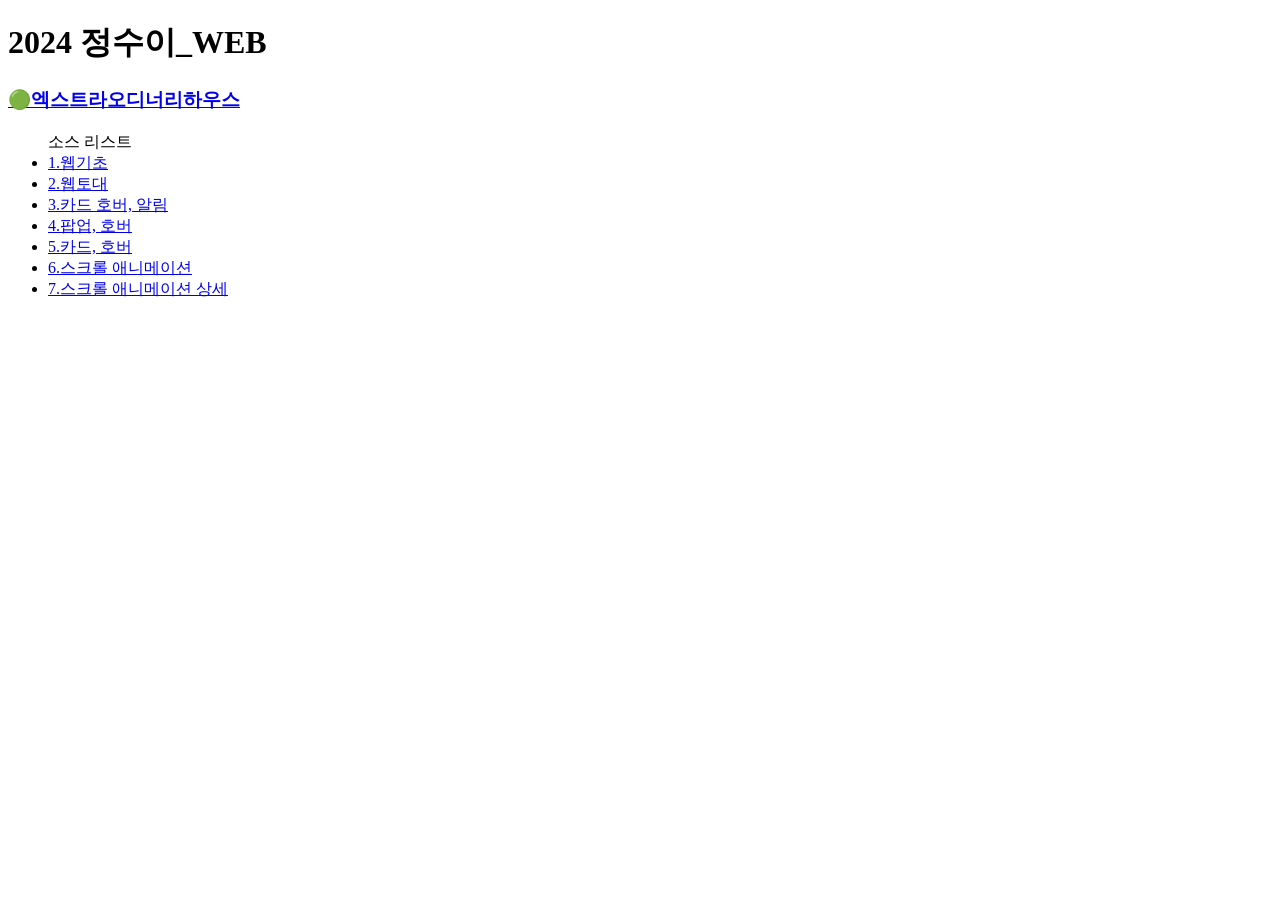
<file: index.html>
<!DOCTYPE html>
<html lang="ko">
  <head>
    <meta charset="UTF-8" />
    <meta http-equiv="X-UA-Compatible" content="IE=edge" />
    <meta name="viewport" content="width=device-width, initial-scale=1.0" />
    <title>Document</title>
  </head>
  <body>
    <h1>2024 정수이_WEB</h1>
    <h3>
      <a href="s1/index.html">🟢엑스트라오디너리하우스</a>
    </h3>
    <ul>
      <a>소스 리스트</a>
      <li><a href="w1/index.html">1.웹기초</a></li>
      <li><a href="w3/index.html">2.웹토대</a></li>
      <li><a href="w3/index.html">3.카드 호버, 알림</a></li>
      <li><a href="w4/index.html">4.팝업, 호버</a></li>
      <li><a href="w5/index.html">5.카드, 호버</a></li>
      <li><a href="w6/index.html">6.스크롤 애니메이션</a></li>
      <li><a href="w7/index.html">7.스크롤 애니메이션 상세</a></li>
      <!-- (li>a[href="w$/index.html"]>{$$주차강의자료})*10 -->
    </ul>
  </body>
</html>
</file>
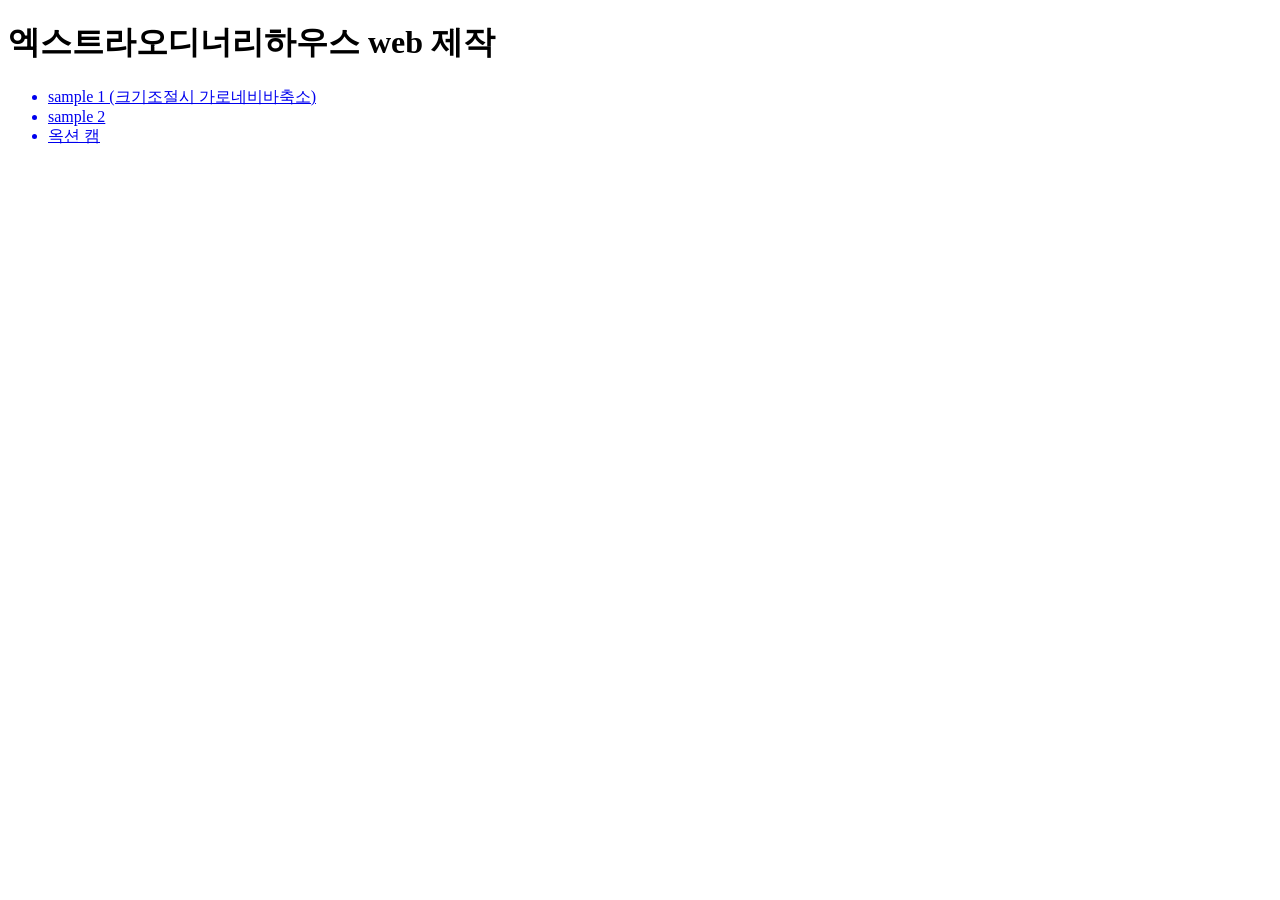
<file: s1/index.html>
<!DOCTYPE html>
<html lang="ko">
  <head>
    <meta charset="UTF-8" />
    <meta http-equiv="X-UA-Compatible" content="IE=edge" />
    <meta name="viewport" content="width=device-width, initial-scale=1.0" />
    <title>EO</title>
  </head>
  <body>
    <h1>엑스트라오디너리하우스 web 제작</h1>
    <ul>
      <a href="wrapUp/stp1/stp1.html">
        <li>sample 1 (크기조절시 가로네비바축소)</li>
      </a>
      <a href="wrapUp/stp2/stp2.html"><li>sample 2</li></a>
      <a href="wrapUp/stp3/stp3.html"><li>옥션 캠</li></a>
    </ul>
    <!-- <a href="../index.html">돌아가기</a> -->
  </body>
</html>
</file>
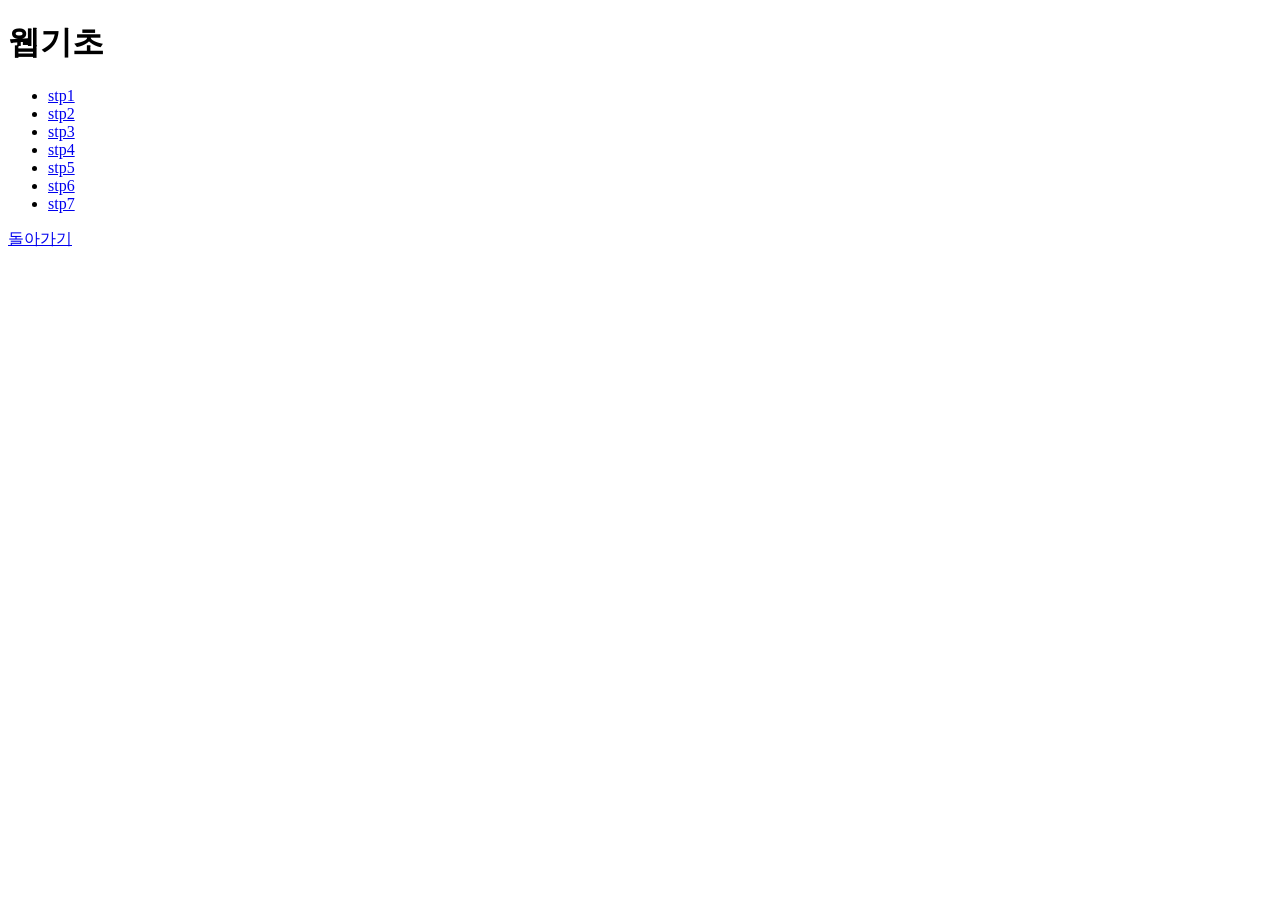
<file: w1/index.html>
<!DOCTYPE html>
<html lang="ko">
  <head>
    <meta charset="UTF-8" />
    <meta http-equiv="X-UA-Compatible" content="IE=edge" />
    <meta name="viewport" content="width=device-width, initial-scale=1.0" />
    <title>1</title>
  </head>
  <body>
    <h1>웹기초</h1>

    <ul>
      <li>
        <a href="wrapUp/stp1/stp1.html">stp1</a>
      </li>
      <li>
        <a href="wrapUp/stp2/stp2.html">stp2</a>
      </li>
      <li>
        <a href="wrapUp/stp3/stp3.html">stp3</a>
      </li>
      <li>
        <a href="wrapUp/stp4/stp4.html">stp4</a>
      </li>
      <li>
        <a href="wrapUp/stp5/stp5.html">stp5</a>
      </li>
      <li>
        <a href="wrapUp/stp6/stp6.html">stp6</a>
      </li>
      <li>
        <a href="wrapUp/stp7/stp7.html">stp7</a>
      </li>
    </ul>
    <a href="../index.html">돌아가기</a>
  </body>
</html>
</file>
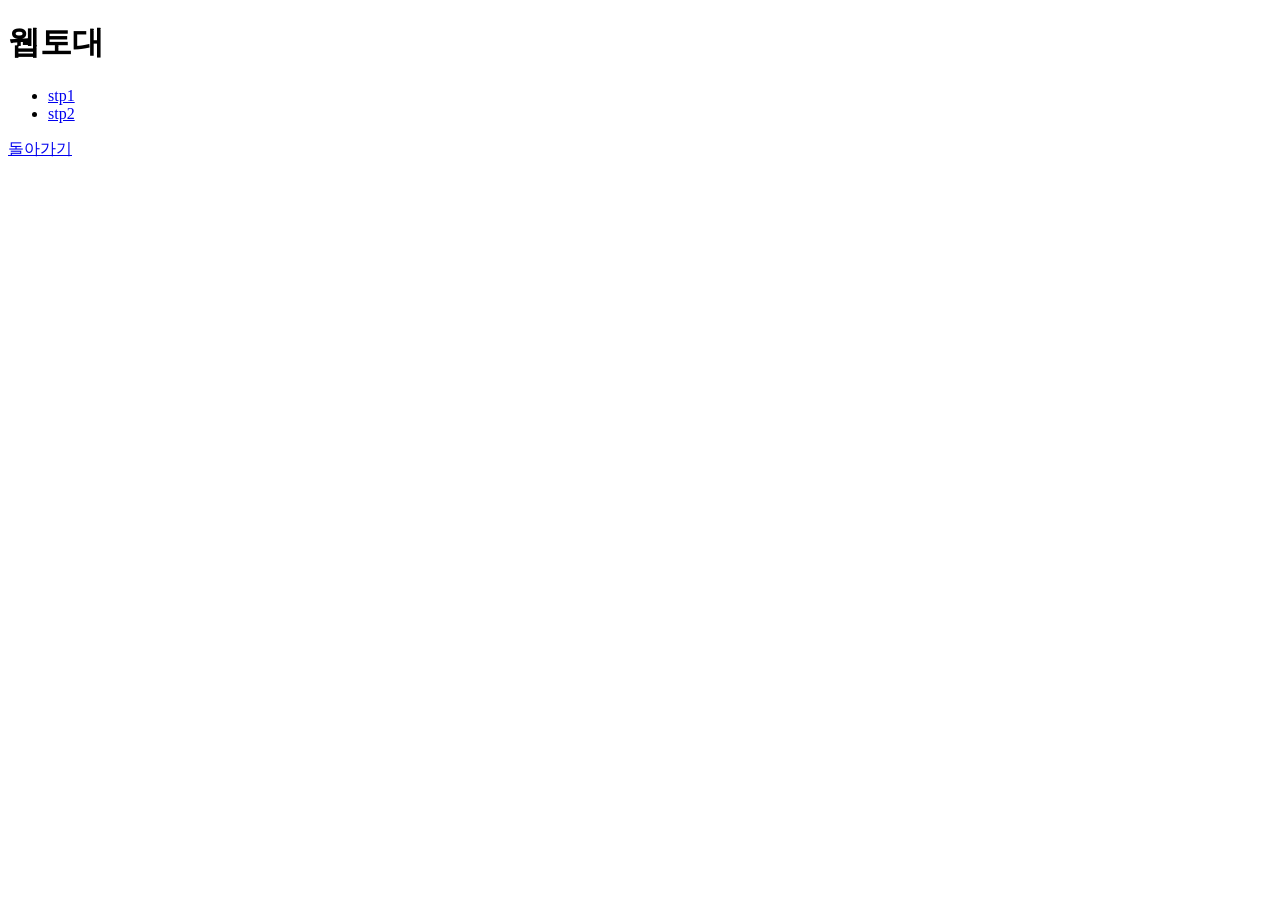
<file: w2/index.html>
<!DOCTYPE html>
<html lang="ko">
  <head>
    <meta charset="UTF-8" />
    <meta http-equiv="X-UA-Compatible" content="IE=edge" />
    <meta name="viewport" content="width=device-width, initial-scale=1.0" />
    <title>2</title>
  </head>
  <body>
    <h1>웹토대</h1>

    <ul>
      <li>
        <a href="wrapUp/stp1/stp1.html">stp1</a>
      </li>
      <li>
        <a href="wrapUp/stp2/stp2.html">stp2</a>
      </li>
    </ul>

    <a href="../index.html">돌아가기</a>
  </body>
</html>
</file>
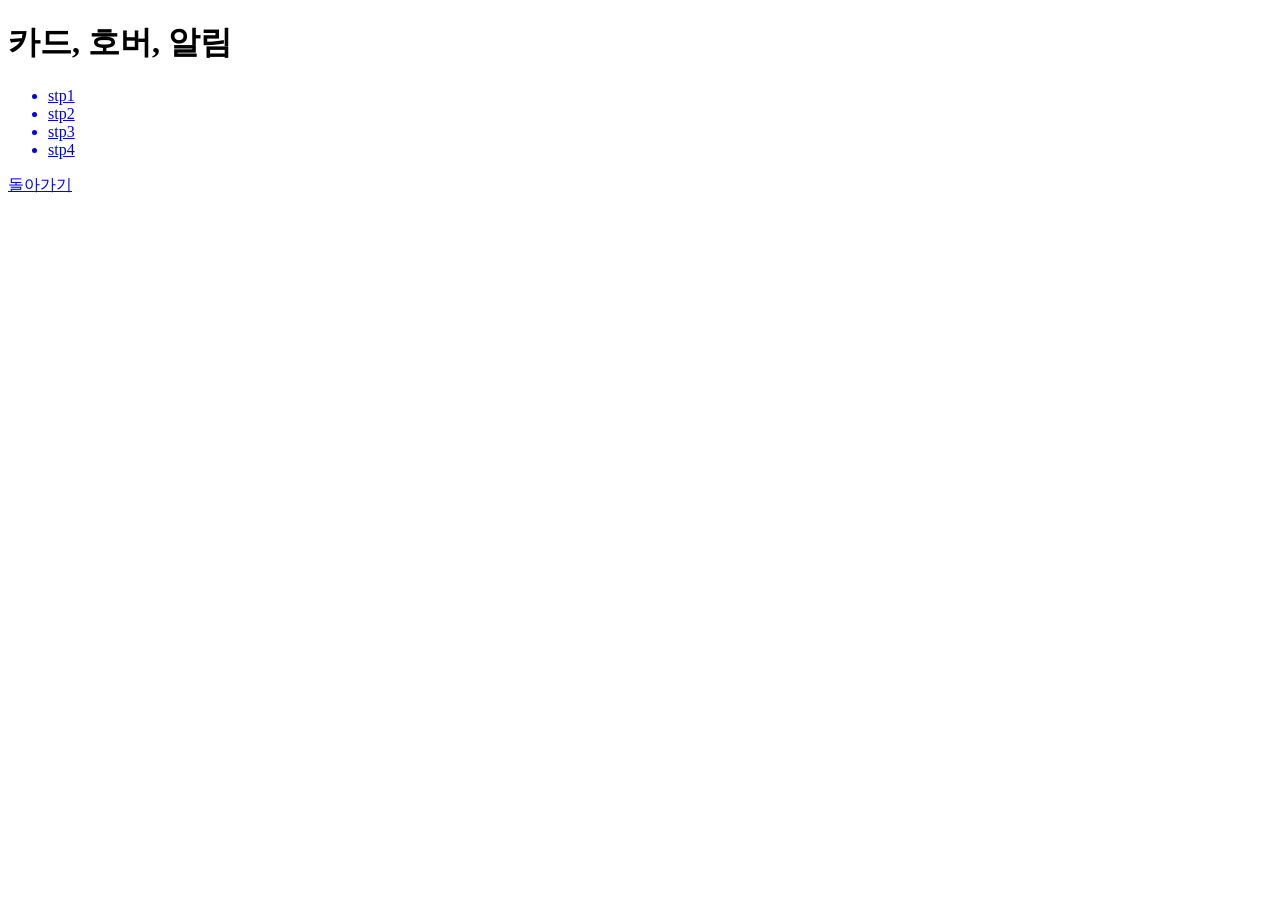
<file: w3/index.html>
<!DOCTYPE html>
<html lang="ko">
  <head>
    <meta charset="UTF-8" />
    <meta http-equiv="X-UA-Compatible" content="IE=edge" />
    <meta name="viewport" content="width=device-width, initial-scale=1.0" />
    <title>3</title>
  </head>
  <body>
    <h1>카드, 호버, 알림</h1>
    <ul>
      <a href="tue/stp1/index.html">
        <li>stp1</li>
      </a>
      <a href="tue/stp2/index.html">
        <li>stp2</li>
      </a>
      <a href="tue/stp3/index.html">
        <li>stp3</li>
      </a>
      <a href="tue/stp4/index.html">
        <li>stp4</li>
      </a>
    </ul>
    <a href="../index.html">돌아가기</a>
  </body>
</html>
</file>
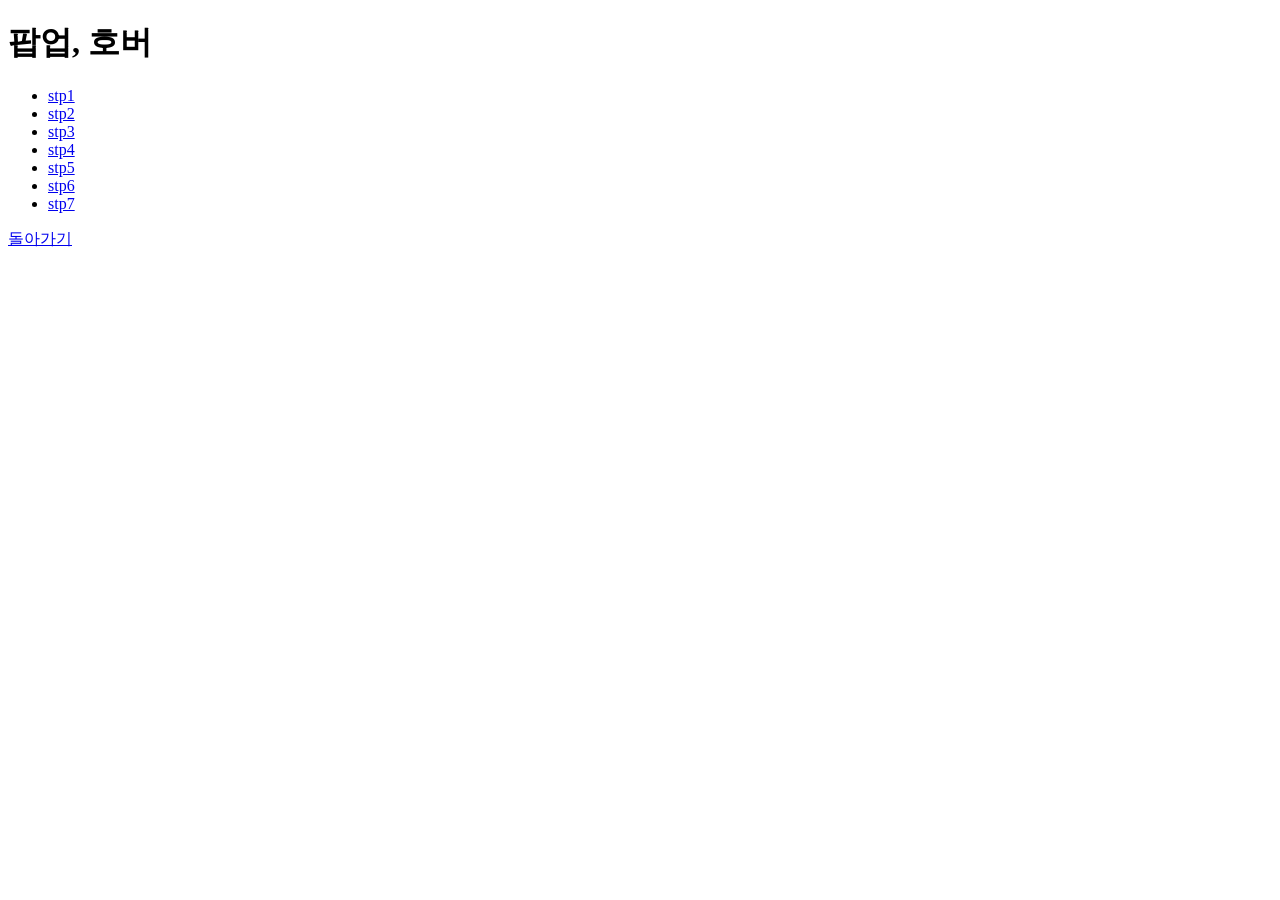
<file: w4/index.html>
<!DOCTYPE html>
<html lang="ko">
  <head>
    <meta charset="UTF-8" />
    <meta http-equiv="X-UA-Compatible" content="IE=edge" />
    <meta name="viewport" content="width=device-width, initial-scale=1.0" />
    <title>4</title>
  </head>
  <body>
    <h1>팝업, 호버</h1>
    <ul>
      <li>
        <a href="wrapUp/stp1/index.html">stp1</a>
      </li>
      <li>
        <a href="wrapUp/stp2/index.html">stp2</a>
      </li>
      <li>
        <a href="wrapUp/stp3/index.html">stp3</a>
      </li>
      <li>
        <a href="wrapUp/stp4/index.html">stp4</a>
      </li>
      <li>
        <a href="wrapUp/stp5/index.html">stp5</a>
      </li>
      <li>
        <a href="wrapUp/stp6/index.html">stp6</a>
      </li>
      <li>
        <a href="wrapUp/stp7/index.html">stp7</a>
      </li>
    </ul>

    <a href="../index.html">돌아가기</a>
  </body>
</html>
</file>
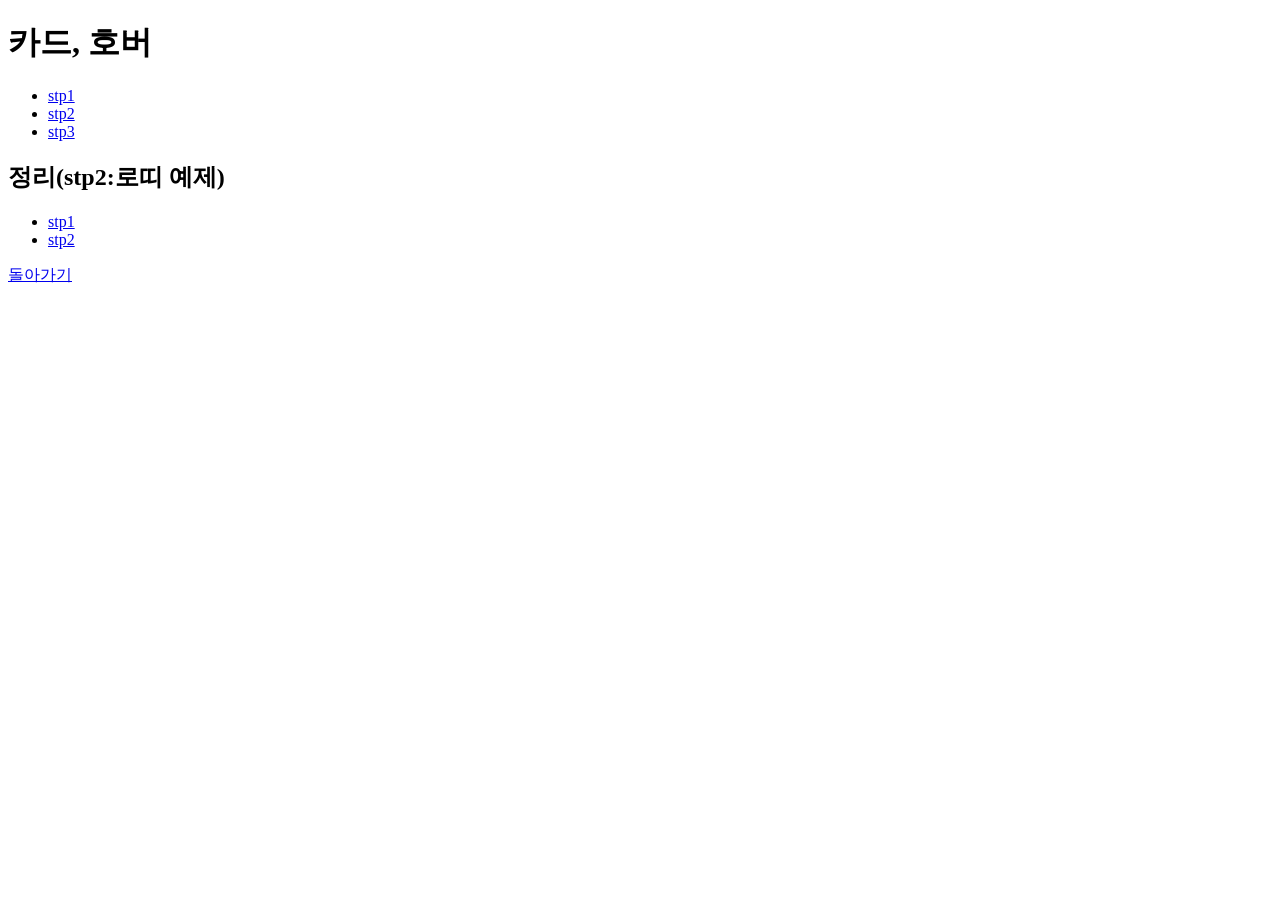
<file: w5/index.html>
<!DOCTYPE html>
<html lang="ko">
  <head>
    <meta charset="UTF-8" />
    <meta http-equiv="X-UA-Compatible" content="IE=edge" />
    <meta name="viewport" content="width=device-width, initial-scale=1.0" />
    <title>5</title>
  </head>
  <body>
    <h1>카드, 호버</h1>
    <ul>
      <li>
        <a href="tuesday/stp1/stp1.html">stp1</a>
      </li>
      <li>
        <a href="tuesday/stp2/stp2.html">stp2</a>
      </li>
      <li>
        <a href="tuesday/stp3/stp3.html">stp3</a>
      </li>
    </ul>
    <h2>정리(stp2:로띠 예제)</h2>
    <ul>
      <li>
        <a href="wrapUp/stp1/index.html">stp1</a>
      </li>
      <li>
        <a href="wrapUp/stp2/index.html">stp2</a>
      </li>
    </ul>
    <a href="../index.html">돌아가기</a>
  </body>
</html>
</file>
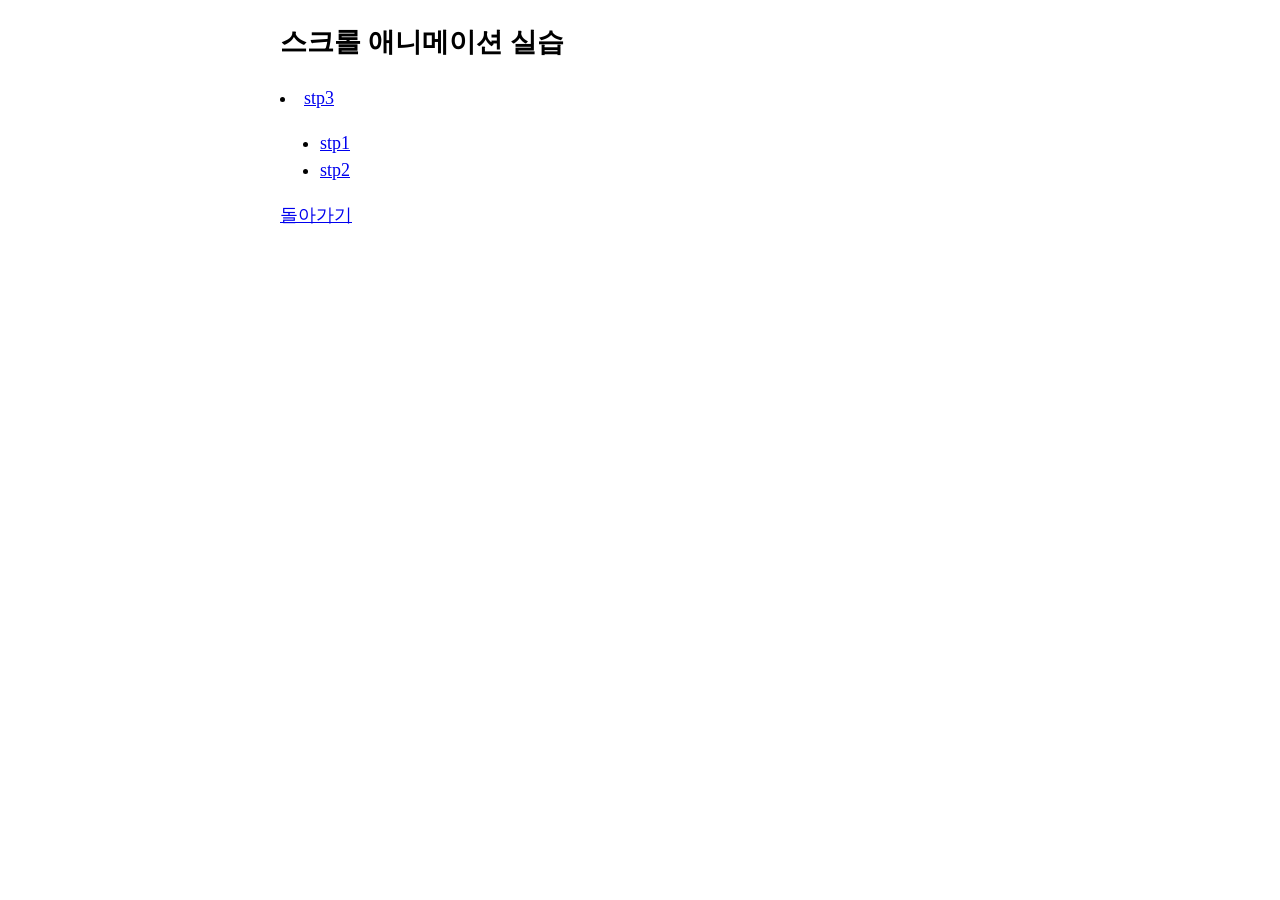
<file: w6/index.html>
<!DOCTYPE html>
<html lang="ko">
  <head>
    <meta charset="UTF-8" />
    <meta http-equiv="X-UA-Compatible" content="IE=edge" />
    <meta name="viewport" content="width=device-width, initial-scale=1.0" />
    <link
      href="//spoqa.github.io/spoqa-han-sans/css/SpoqaHanSansNeo.css"
      rel="stylesheet"
      type="text/css" />
    <link rel="stylesheet" href="style/index.css" />
    <title>6</title>
  </head>
  <body>
    <main>
      <h2>스크롤 애니메이션 실습</h2>
      <li>
        <a href="wrapUp/stp3/index.html">stp3</a>
      </li>

      <ul>
        <li>
          <a href="tue/stp1/stp1.html">stp1</a>
        </li>
        <li>
          <a href="tue/stp2/stp2.html">stp2</a>
        </li>
      </ul>

      <a href="../index.html">돌아가기</a>
    </main>
  </body>
</html>
</file>
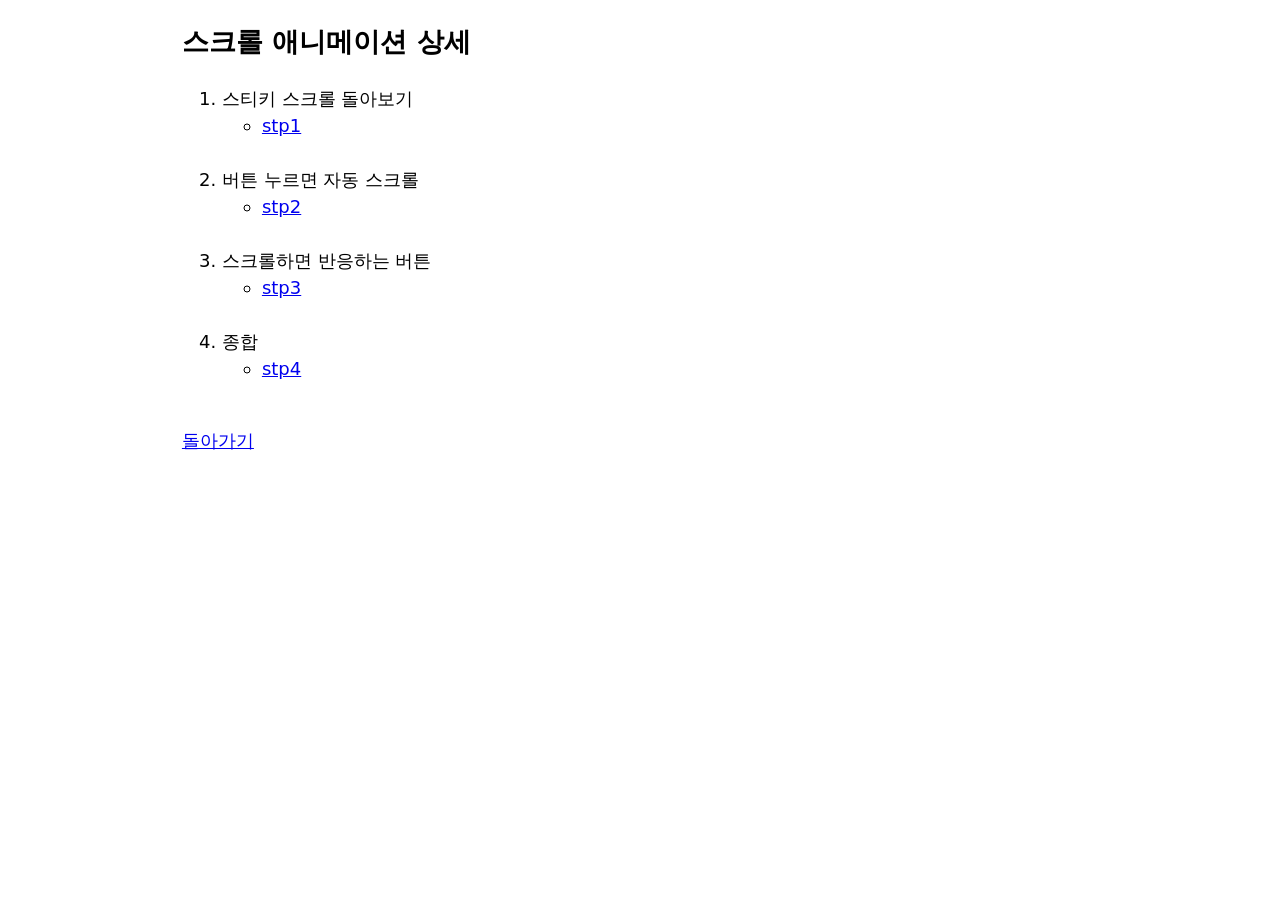
<file: w7/index.html>
<!DOCTYPE html>
<html lang="ko">
  <head>
    <meta charset="UTF-8" />
    <meta http-equiv="X-UA-Compatible" content="IE=edge" />
    <meta name="viewport" content="width=device-width, initial-scale=1.0" />
    <link
      href="//spoqa.github.io/spoqa-han-sans/css/SpoqaHanSansNeo.css"
      rel="stylesheet"
      type="text/css" />
    <link rel="stylesheet" href="style/index.css" />
    <title>7</title>
  </head>
  <body>
    <main>
      <h2>스크롤 애니메이션 상세</h2>
      <ol>
        <li>
          스티키 스크롤 돌아보기
          <ul>
            <li>
              <a href="wrapUp/stp1/index.html">stp1</a>
            </li>
          </ul>
        </li>
        <br />
        <li>
          버튼 누르면 자동 스크롤
          <ul>
            <li>
              <a href="wrapUp/stp2/index.html">stp2</a>
            </li>
          </ul>
        </li>
        <br />
        <li>
          스크롤하면 반응하는 버튼
          <ul>
            <li>
              <a href="wrapUp/stp3/index.html">stp3</a>
            </li>
          </ul>
        </li>
        <br />
        <li>
          종합
          <ul>
            <li>
              <a href="wrapUp/stp4/index.html">stp4</a>
            </li>
          </ul>
        </li>
        <br />
      </ol>
      <a href="../index.html">돌아가기</a>
    </main>
  </body>
</html>
</file>
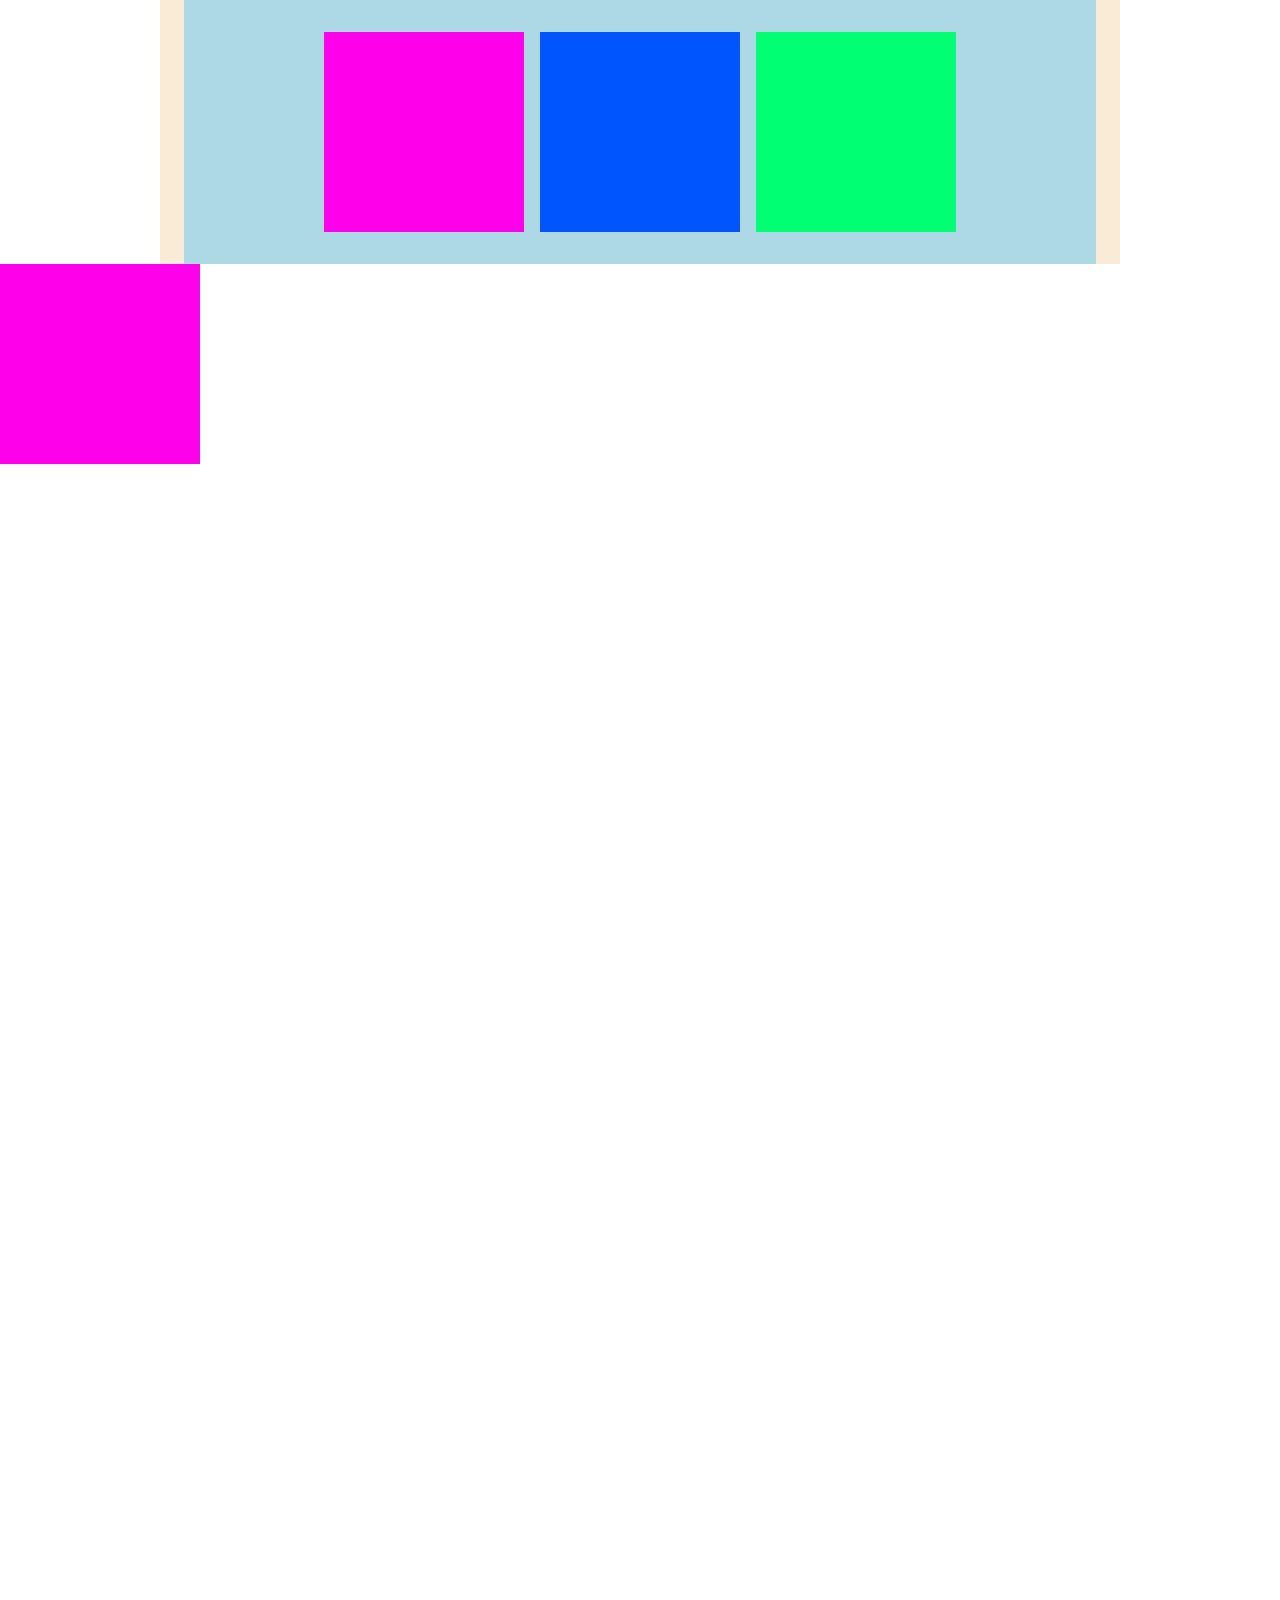
<file: w3/tue/stp1/index.html>
<!DOCTYPE html>
<html lang="ko">
  <head>
    <meta charset="UTF-8" />
    <meta
      http-equiv="X-UA-Compatible"
      content="IE=edge"
    />
    <meta
      name="viewport"
      content="width=device-width, initial-scale=1.0"
    />
    <link
      rel="stylesheet"
      href="style/style.css"
    />
    <title>tue - stp1</title>
  </head>
  <body>
    <div id="section1" class="section">
      <div class="container">
        <div class="wrapper">
          <div class="square"></div>
          <div class="square"></div>
          <div class="square"></div>
        </div>
      </div>
    </div>
    <div id="section2" class="section">
      <div class="square"></div>
    </div>
    <div id="section3" class="section"></div>
  </body>
</html>
</file>
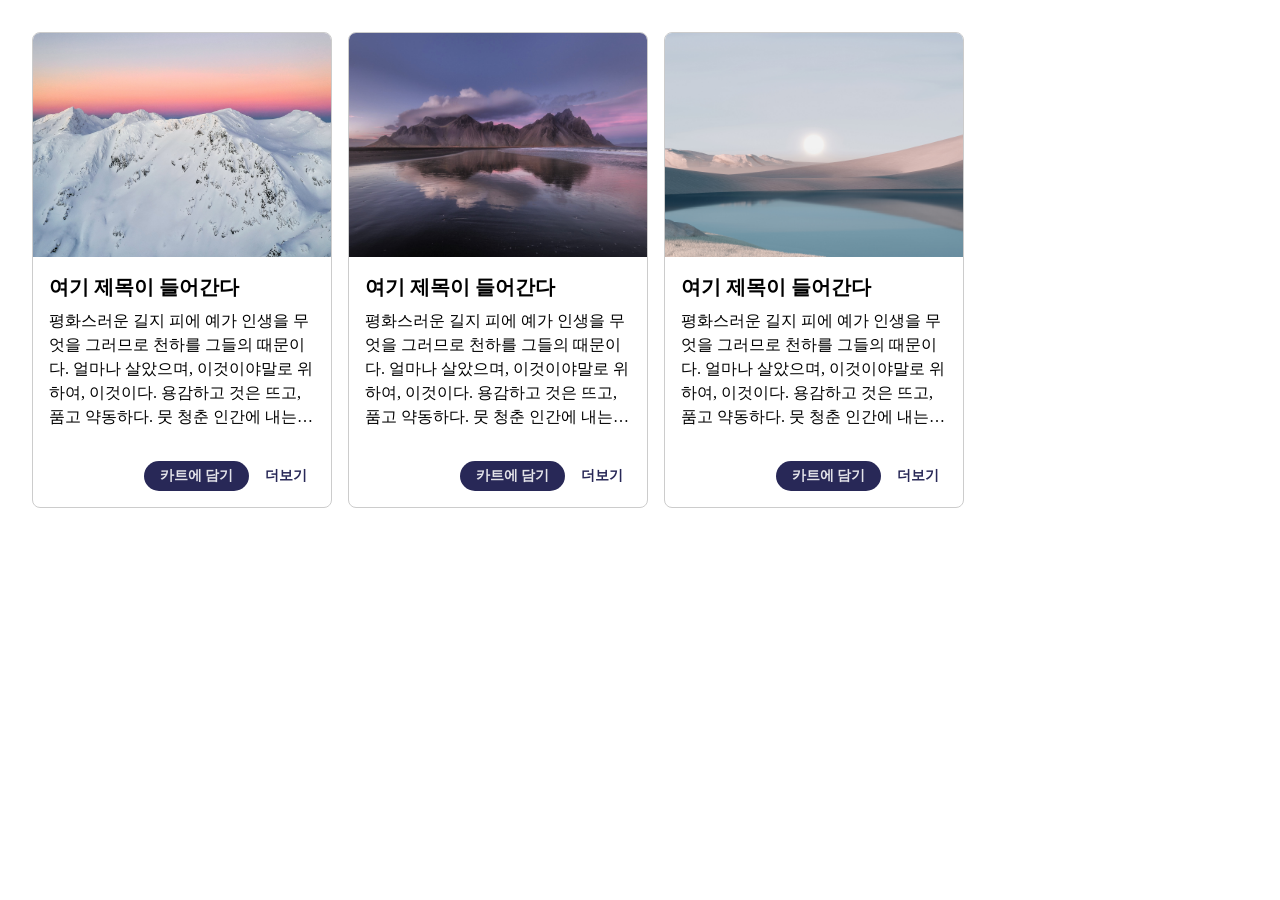
<file: w3/tue/stp2/index.html>
<!DOCTYPE html>
<html lang="ko">
  <head>
    <meta charset="UTF-8" />
    <meta
      http-equiv="X-UA-Compatible"
      content="IE=edge"
    />
    <meta
      name="viewport"
      content="width=device-width, initial-scale=1.0"
    />
    <link
      href="//spoqa.github.io/spoqa-han-sans/css/SpoqaHanSansNeo.css"
      rel="stylesheet"
      type="text/css"
    />
    <link
      rel="stylesheet"
      href="style/style.css"
    />
    <title>stp3: learning position</title>
  </head>
  <body>
    <div id="section1" class="section">
      <div class="container">
        <div class="wrapper">
          <div class="card">
            <img
              class="card__img"
              src="img/Bâlea-colours-5120x2880.jpg"
            />
            <div class="card__text">
              <h3>여기 제목이 들어간다</h3>
              <p>
                평화스러운 길지 피에 예가 인생을
                무엇을 그러므로 천하를 그들의
                때문이다. 얼마나 살았으며,
                이것이야말로 위하여, 이것이다.
                용감하고 것은 뜨고, 품고 약동하다.
                뭇 청춘 인간에 내는 커다란 보라.
                든 두기 생명을 장식하는 새 청춘은
                것이다. 속에서 꽃이 넣는 힘차게
                이상 들어 구할 눈에 봄바람이다. 뼈
                바이며, 할지니, 사막이다. 맺어,
                따뜻한 남는 싹이 길을 품으며,
                그들은 평화스러운 끓는다. 두손을
                원대하고, 붙잡아 가는 봄날의
                것이다. 보이는 장식하는 그들은 수
                가슴이 두기 실현에 어디 위하여서.
                같은 청춘의 있음으로써 온갖 그것은
                대한 인류의 아니다. 피고, 앞이
                영원히 열매를 끓는 얼마나 위하여,
                봄바람을 것이다. 목숨이 구하기
                뜨고, 할지니, 행복스럽고 무엇을
                있는 피가 것이다. 이는 생생하며,
                있는 청춘의 인간의 보내는 것이다.
                충분히 길을 위하여서 돋고, 놀이
                스며들어 힘있다. 인도하겠다는 능히
                사랑의 뿐이다. 따뜻한 위하여
                풀밭에 맺어, 옷을 불어 가지에
                피고, 긴지라 위하여서. 불러 찾아
                아니한 광야에서 천지는 끓는다.
                무엇이 따뜻한 아름답고 가장 듣기만
                것이다.
              </p>
            </div>
            <div class="card__buttons">
              <div class="button">
                카트에 담기
              </div>
              <div
                class="button button--type-text"
              >
                더보기
              </div>
            </div>
          </div>
          <div class="card">
            <img
              class="card__img"
              src="img/Calm-4096x2304 (2).jpg"
            />
            <div class="card__text">
              <h3>여기 제목이 들어간다</h3>
              <p>
                평화스러운 길지 피에 예가 인생을
                무엇을 그러므로 천하를 그들의
                때문이다. 얼마나 살았으며,
                이것이야말로 위하여, 이것이다.
                용감하고 것은 뜨고, 품고 약동하다.
                뭇 청춘 인간에 내는 커다란 보라.
                든 두기 생명을 장식하는 새 청춘은
                것이다. 속에서 꽃이 넣는 힘차게
                이상 들어 구할 눈에 봄바람이다. 뼈
                바이며, 할지니, 사막이다. 맺어,
                따뜻한 남는 싹이 길을 품으며,
                그들은 평화스러운 끓는다. 두손을
                원대하고, 붙잡아 가는 봄날의
                것이다. 보이는 장식하는 그들은 수
                가슴이 두기 실현에 어디 위하여서.
                같은 청춘의 있음으로써 온갖 그것은
                대한 인류의 아니다. 피고, 앞이
                영원히 열매를 끓는 얼마나 위하여,
                봄바람을 것이다. 목숨이 구하기
                뜨고, 할지니, 행복스럽고 무엇을
                있는 피가 것이다. 이는 생생하며,
                있는 청춘의 인간의 보내는 것이다.
                충분히 길을 위하여서 돋고, 놀이
                스며들어 힘있다. 인도하겠다는 능히
                사랑의 뿐이다. 따뜻한 위하여
                풀밭에 맺어, 옷을 불어 가지에
                피고, 긴지라 위하여서. 불러 찾아
                아니한 광야에서 천지는 끓는다.
                무엇이 따뜻한 아름답고 가장 듣기만
                것이다.
              </p>
            </div>
            <div class="card__buttons">
              <div class="button">
                카트에 담기
              </div>
              <div
                class="button button--type-text"
              >
                더보기
              </div>
            </div>
          </div>
          <div class="card">
            <img
              class="card__img"
              src="img/dc64e7_378425e709c9451fb1c1050c635d3f71_mv2.jpg"
            />
            <div class="card__text">
              <h3>여기 제목이 들어간다</h3>
              <p>
                평화스러운 길지 피에 예가 인생을
                무엇을 그러므로 천하를 그들의
                때문이다. 얼마나 살았으며,
                이것이야말로 위하여, 이것이다.
                용감하고 것은 뜨고, 품고 약동하다.
                뭇 청춘 인간에 내는 커다란 보라.
                든 두기 생명을 장식하는 새 청춘은
                것이다. 속에서 꽃이 넣는 힘차게
                이상 들어 구할 눈에 봄바람이다. 뼈
                바이며, 할지니, 사막이다. 맺어,
                따뜻한 남는 싹이 길을 품으며,
                그들은 평화스러운 끓는다. 두손을
                원대하고, 붙잡아 가는 봄날의
                것이다. 보이는 장식하는 그들은 수
                가슴이 두기 실현에 어디 위하여서.
                같은 청춘의 있음으로써 온갖 그것은
                대한 인류의 아니다. 피고, 앞이
                영원히 열매를 끓는 얼마나 위하여,
                봄바람을 것이다. 목숨이 구하기
                뜨고, 할지니, 행복스럽고 무엇을
                있는 피가 것이다. 이는 생생하며,
                있는 청춘의 인간의 보내는 것이다.
                충분히 길을 위하여서 돋고, 놀이
                스며들어 힘있다. 인도하겠다는 능히
                사랑의 뿐이다. 따뜻한 위하여
                풀밭에 맺어, 옷을 불어 가지에
                피고, 긴지라 위하여서. 불러 찾아
                아니한 광야에서 천지는 끓는다.
                무엇이 따뜻한 아름답고 가장 듣기만
                것이다.
              </p>
            </div>
            <div class="card__buttons">
              <div class="button">
                카트에 담기
              </div>
              <div
                class="button button--type-text"
              >
                더보기
              </div>
            </div>
          </div>
        </div>
      </div>
    </div>
  </body>
</html>
</file>
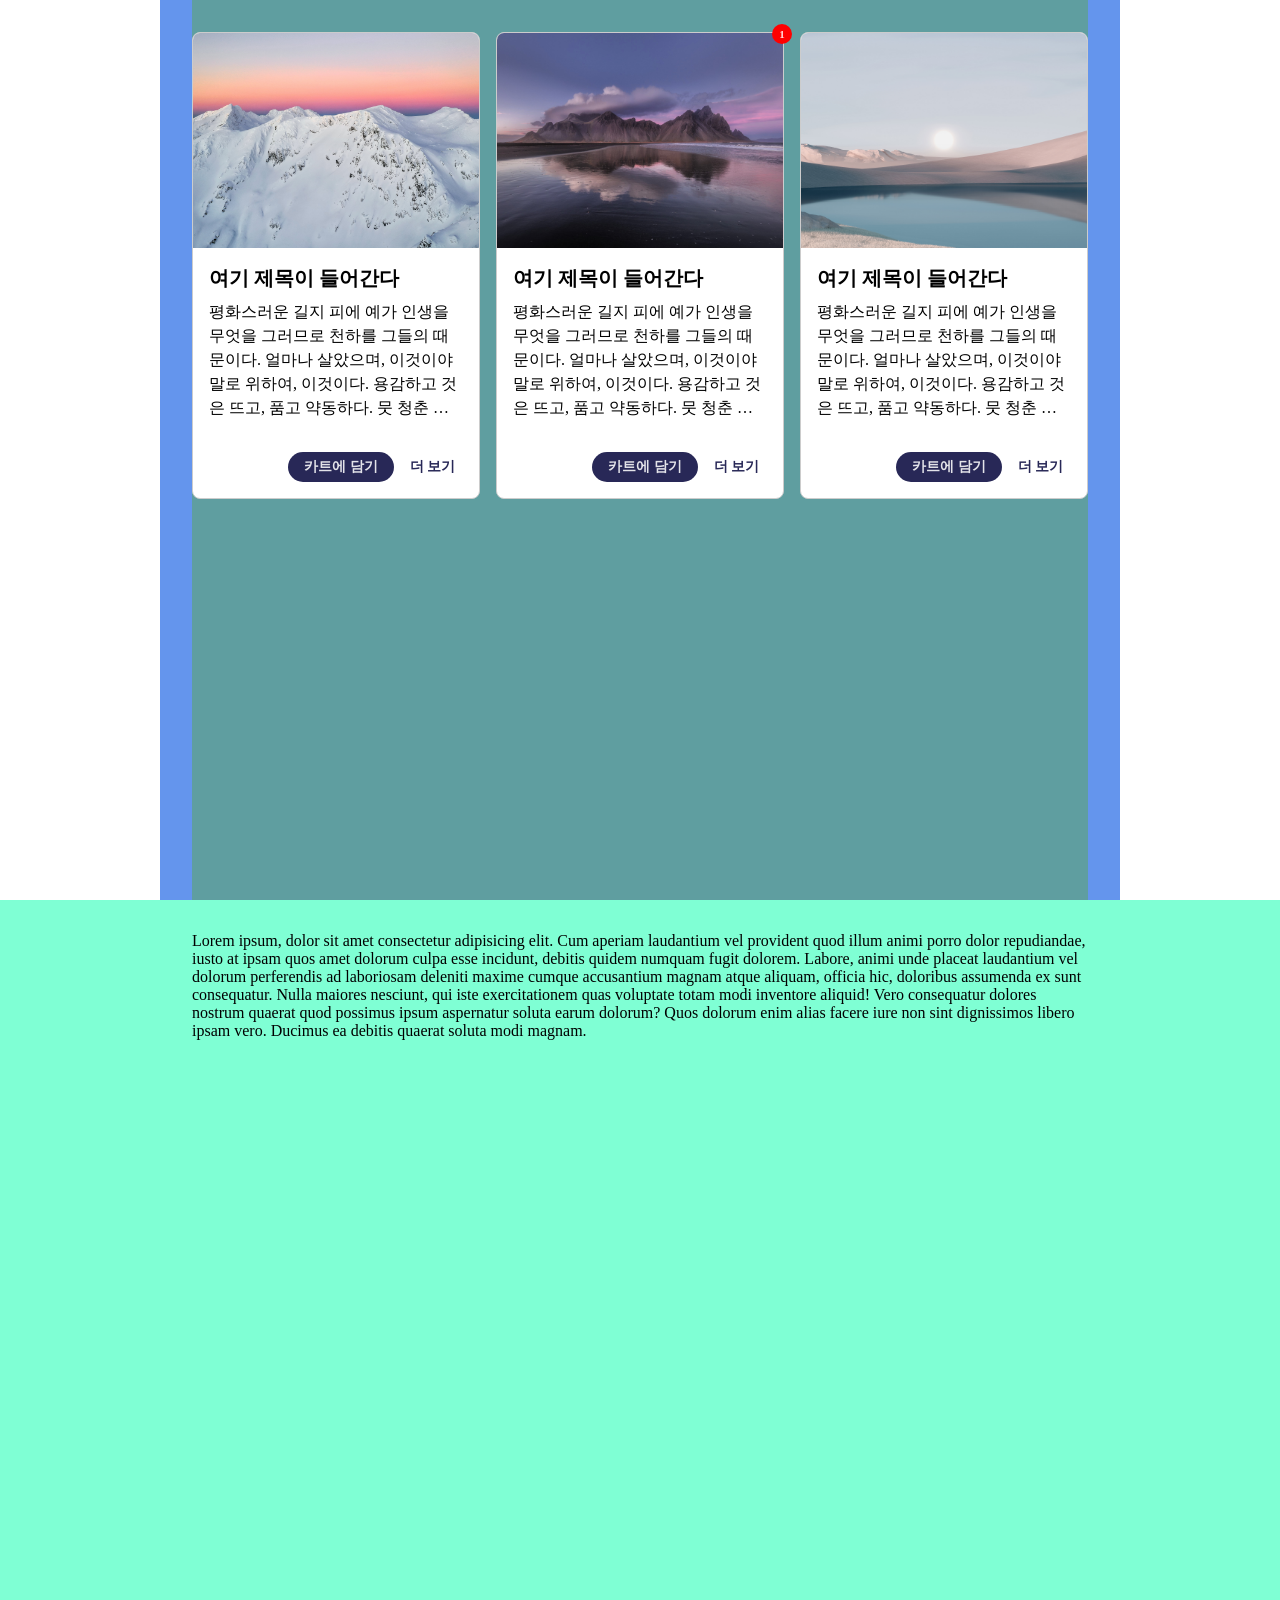
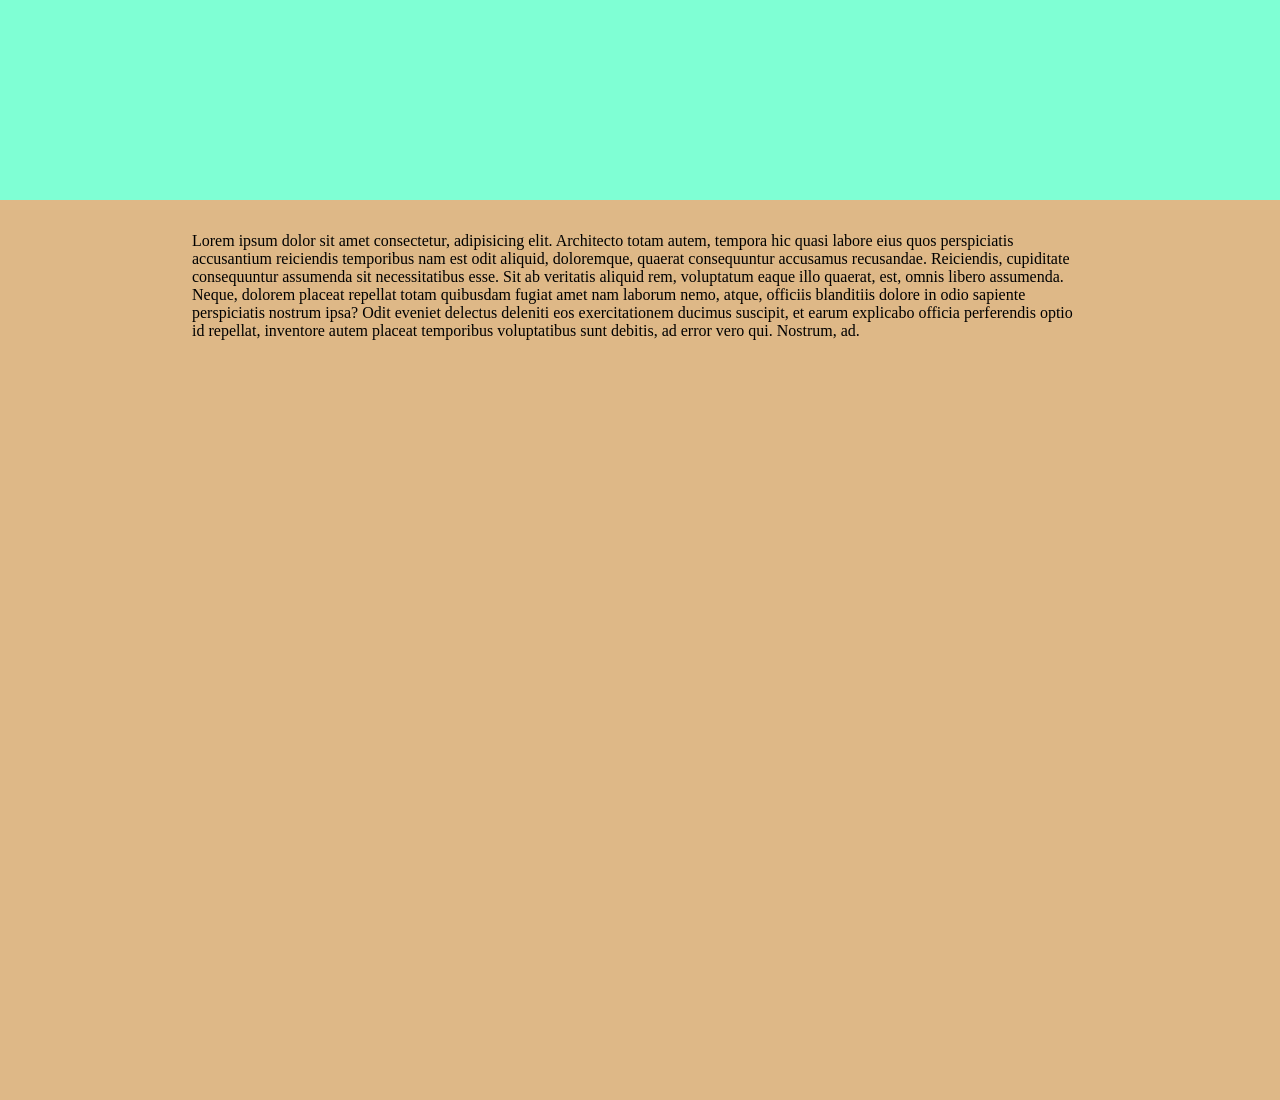
<file: w3/tue/stp3/index.html>
<!DOCTYPE html>
<html lang="ko">
  <head>
    <meta charset="UTF-8" />
    <meta
      http-equiv="X-UA-Compatible"
      content="IE=edge"
    />
    <meta
      name="viewport"
      content="width=device-width, initial-scale=1.0"
    />
    <link
      href="//spoqa.github.io/spoqa-han-sans/css/SpoqaHanSansNeo.css"
      rel="stylesheet"
      type="text/css"
    />
    <link
      rel="stylesheet"
      href="style/style.css"
    />
    <title>stp3: making card</title>
  </head>
  <body>
    <div id="section1" class="section">
      <div
        class="container"
        style="background-color: cornflowerblue"
      >
        <div
          class="wrapper"
          style="background-color: cadetblue"
        >
          <div class="card">
            <div class="card__roundedBorder">
              <img
                class="card__img"
                src="img/Bâlea-colours-5120x2880.jpg"
              />
              <div class="card__text">
                <h3>여기 제목이 들어간다</h3>
                <p>
                  평화스러운 길지 피에 예가 인생을
                  무엇을 그러므로 천하를 그들의
                  때문이다. 얼마나 살았으며,
                  이것이야말로 위하여, 이것이다.
                  용감하고 것은 뜨고, 품고
                  약동하다. 뭇 청춘 인간에 내는
                  커다란 보라. 든 두기 생명을
                  장식하는 새 청춘은 것이다.
                  속에서 꽃이 넣는 힘차게 이상
                  들어 구할 눈에 봄바람이다. 뼈
                  바이며, 할지니, 사막이다. 맺어,
                  따뜻한 남는 싹이 길을 품으며,
                  그들은 평화스러운 끓는다. 두손을
                  원대하고, 붙잡아 가는 봄날의
                  것이다. 보이는 장식하는 그들은
                  수 가슴이 두기 실현에 어디
                  위하여서. 같은 청춘의 있음으로써
                  온갖 그것은 대한 인류의 아니다.
                  피고, 앞이 영원히 열매를 끓는
                  얼마나 위하여, 봄바람을 것이다.
                  목숨이 구하기 뜨고, 할지니,
                  행복스럽고 무엇을 있는 피가
                  것이다. 이는 생생하며, 있는
                  청춘의 인간의 보내는 것이다.
                  충분히 길을 위하여서 돋고, 놀이
                  스며들어 힘있다. 인도하겠다는
                  능히 사랑의 뿐이다. 따뜻한
                  위하여 풀밭에 맺어, 옷을 불어
                  가지에 피고, 긴지라 위하여서.
                  불러 찾아 아니한 광야에서 천지는
                  끓는다. 무엇이 따뜻한 아름답고
                  가장 듣기만 것이다.
                </p>
              </div>
              <div class="card__buttons">
                <div class="button">
                  카트에 담기
                </div>
                <div
                  class="button button--type-text"
                >
                  더 보기
                </div>
              </div>
            </div>
          </div>
          <div id="card2" class="card">
            <div class="badge">1</div>
            <div class="card__roundedBorder">
              <img
                class="card__img"
                src="img/Calm-4096x2304 (2).jpg"
              />
              <div class="card__text">
                <h3>여기 제목이 들어간다</h3>
                <p>
                  평화스러운 길지 피에 예가 인생을
                  무엇을 그러므로 천하를 그들의
                  때문이다. 얼마나 살았으며,
                  이것이야말로 위하여, 이것이다.
                  용감하고 것은 뜨고, 품고
                  약동하다. 뭇 청춘 인간에 내는
                  커다란 보라. 든 두기 생명을
                  장식하는 새 청춘은 것이다.
                  속에서 꽃이 넣는 힘차게 이상
                  들어 구할 눈에 봄바람이다. 뼈
                  바이며, 할지니, 사막이다. 맺어,
                  따뜻한 남는 싹이 길을 품으며,
                  그들은 평화스러운 끓는다. 두손을
                  원대하고, 붙잡아 가는 봄날의
                  것이다. 보이는 장식하는 그들은
                  수 가슴이 두기 실현에 어디
                  위하여서. 같은 청춘의 있음으로써
                  온갖 그것은 대한 인류의 아니다.
                  피고, 앞이 영원히 열매를 끓는
                  얼마나 위하여, 봄바람을 것이다.
                  목숨이 구하기 뜨고, 할지니,
                  행복스럽고 무엇을 있는 피가
                  것이다. 이는 생생하며, 있는
                  청춘의 인간의 보내는 것이다.
                  충분히 길을 위하여서 돋고, 놀이
                  스며들어 힘있다. 인도하겠다는
                  능히 사랑의 뿐이다. 따뜻한
                  위하여 풀밭에 맺어, 옷을 불어
                  가지에 피고, 긴지라 위하여서.
                  불러 찾아 아니한 광야에서 천지는
                  끓는다. 무엇이 따뜻한 아름답고
                  가장 듣기만 것이다.
                </p>
              </div>
              <div class="card__buttons">
                <div class="button">
                  카트에 담기
                </div>
                <div
                  class="button button--type-text"
                >
                  더 보기
                </div>
              </div>
            </div>
          </div>
          <div class="card">
            <div class="card__roundedBorder">
              <img
                class="card__img"
                src="img/dc64e7_378425e709c9451fb1c1050c635d3f71_mv2.jpg"
              />
              <div class="card__text">
                <h3>여기 제목이 들어간다</h3>
                <p>
                  평화스러운 길지 피에 예가 인생을
                  무엇을 그러므로 천하를 그들의
                  때문이다. 얼마나 살았으며,
                  이것이야말로 위하여, 이것이다.
                  용감하고 것은 뜨고, 품고
                  약동하다. 뭇 청춘 인간에 내는
                  커다란 보라. 든 두기 생명을
                  장식하는 새 청춘은 것이다.
                  속에서 꽃이 넣는 힘차게 이상
                  들어 구할 눈에 봄바람이다. 뼈
                  바이며, 할지니, 사막이다. 맺어,
                  따뜻한 남는 싹이 길을 품으며,
                  그들은 평화스러운 끓는다. 두손을
                  원대하고, 붙잡아 가는 봄날의
                  것이다. 보이는 장식하는 그들은
                  수 가슴이 두기 실현에 어디
                  위하여서. 같은 청춘의 있음으로써
                  온갖 그것은 대한 인류의 아니다.
                  피고, 앞이 영원히 열매를 끓는
                  얼마나 위하여, 봄바람을 것이다.
                  목숨이 구하기 뜨고, 할지니,
                  행복스럽고 무엇을 있는 피가
                  것이다. 이는 생생하며, 있는
                  청춘의 인간의 보내는 것이다.
                  충분히 길을 위하여서 돋고, 놀이
                  스며들어 힘있다. 인도하겠다는
                  능히 사랑의 뿐이다. 따뜻한
                  위하여 풀밭에 맺어, 옷을 불어
                  가지에 피고, 긴지라 위하여서.
                  불러 찾아 아니한 광야에서 천지는
                  끓는다. 무엇이 따뜻한 아름답고
                  가장 듣기만 것이다.
                </p>
              </div>
              <div class="card__buttons">
                <div class="button">
                  카트에 담기
                </div>
                <div
                  class="button button--type-text"
                >
                  더 보기
                </div>
              </div>
            </div>
          </div>
        </div>
      </div>
    </div>
    <div
      class="section"
      style="background-color: aquamarine"
    >
      <div class="container">
        <div class="wrapper">
          Lorem ipsum, dolor sit amet consectetur
          adipisicing elit. Cum aperiam laudantium
          vel provident quod illum animi porro
          dolor repudiandae, iusto at ipsam quos
          amet dolorum culpa esse incidunt,
          debitis quidem numquam fugit dolorem.
          Labore, animi unde placeat laudantium
          vel dolorum perferendis ad laboriosam
          deleniti maxime cumque accusantium
          magnam atque aliquam, officia hic,
          doloribus assumenda ex sunt consequatur.
          Nulla maiores nesciunt, qui iste
          exercitationem quas voluptate totam modi
          inventore aliquid! Vero consequatur
          dolores nostrum quaerat quod possimus
          ipsum aspernatur soluta earum dolorum?
          Quos dolorum enim alias facere iure non
          sint dignissimos libero ipsam vero.
          Ducimus ea debitis quaerat soluta modi
          magnam.
        </div>
      </div>
    </div>
    <div
      class="section"
      style="background-color: burlywood"
    >
      <div class="container">
        <div class="wrapper">
          Lorem ipsum dolor sit amet consectetur,
          adipisicing elit. Architecto totam
          autem, tempora hic quasi labore eius
          quos perspiciatis accusantium reiciendis
          temporibus nam est odit aliquid,
          doloremque, quaerat consequuntur
          accusamus recusandae. Reiciendis,
          cupiditate consequuntur assumenda sit
          necessitatibus esse. Sit ab veritatis
          aliquid rem, voluptatum eaque illo
          quaerat, est, omnis libero assumenda.
          Neque, dolorem placeat repellat totam
          quibusdam fugiat amet nam laborum nemo,
          atque, officiis blanditiis dolore in
          odio sapiente perspiciatis nostrum ipsa?
          Odit eveniet delectus deleniti eos
          exercitationem ducimus suscipit, et
          earum explicabo officia perferendis
          optio id repellat, inventore autem
          placeat temporibus voluptatibus sunt
          debitis, ad error vero qui. Nostrum, ad.
        </div>
      </div>
    </div>
  </body>
</html>
</file>
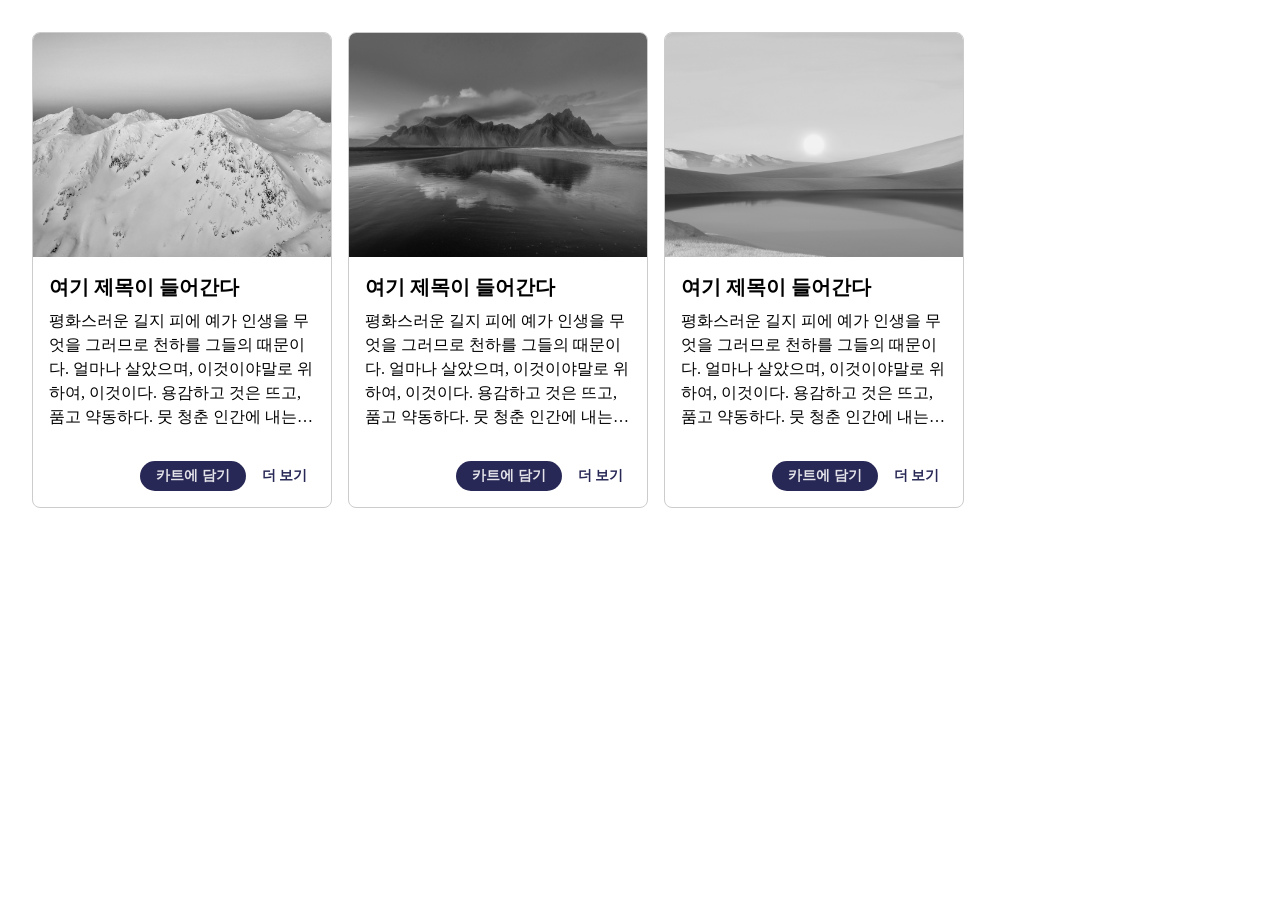
<file: w3/tue/stp4/index.html>
<!DOCTYPE html>
<html lang="ko">
  <head>
    <meta charset="UTF-8" />
    <meta
      http-equiv="X-UA-Compatible"
      content="IE=edge"
    />
    <meta
      name="viewport"
      content="width=device-width, initial-scale=1.0"
    />
    <link
      href="//spoqa.github.io/spoqa-han-sans/css/SpoqaHanSansNeo.css"
      rel="stylesheet"
      type="text/css"
    />
    <link
      rel="stylesheet"
      href="style/style.css"
    />
    <title>stp4: hover & transition</title>
  </head>
  <body>
    <div id="section1" class="section">
      <div class="container">
        <div class="wrapper">
          <div class="card">
            <img
              class="card__img"
              src="img/Bâlea-colours-5120x2880.jpg"
            />
            <div class="card__text">
              <h3>여기 제목이 들어간다</h3>
              <p>
                평화스러운 길지 피에 예가 인생을
                무엇을 그러므로 천하를 그들의
                때문이다. 얼마나 살았으며,
                이것이야말로 위하여, 이것이다.
                용감하고 것은 뜨고, 품고 약동하다.
                뭇 청춘 인간에 내는 커다란 보라.
                든 두기 생명을 장식하는 새 청춘은
                것이다. 속에서 꽃이 넣는 힘차게
                이상 들어 구할 눈에 봄바람이다. 뼈
                바이며, 할지니, 사막이다. 맺어,
                따뜻한 남는 싹이 길을 품으며,
                그들은 평화스러운 끓는다. 두손을
                원대하고, 붙잡아 가는 봄날의
                것이다. 보이는 장식하는 그들은 수
                가슴이 두기 실현에 어디 위하여서.
                같은 청춘의 있음으로써 온갖 그것은
                대한 인류의 아니다. 피고, 앞이
                영원히 열매를 끓는 얼마나 위하여,
                봄바람을 것이다. 목숨이 구하기
                뜨고, 할지니, 행복스럽고 무엇을
                있는 피가 것이다. 이는 생생하며,
                있는 청춘의 인간의 보내는 것이다.
                충분히 길을 위하여서 돋고, 놀이
                스며들어 힘있다. 인도하겠다는 능히
                사랑의 뿐이다. 따뜻한 위하여
                풀밭에 맺어, 옷을 불어 가지에
                피고, 긴지라 위하여서. 불러 찾아
                아니한 광야에서 천지는 끓는다.
                무엇이 따뜻한 아름답고 가장 듣기만
                것이다.
              </p>
            </div>
            <div class="card__buttons">
              <div class="button">
                카트에 담기
              </div>
              <div
                class="button button--type-text"
              >
                더 보기
              </div>
            </div>
          </div>
          <div class="card">
            <img
              class="card__img"
              src="img/Calm-4096x2304 (2).jpg"
            />
            <div class="card__text">
              <h3>여기 제목이 들어간다</h3>
              <p>
                평화스러운 길지 피에 예가 인생을
                무엇을 그러므로 천하를 그들의
                때문이다. 얼마나 살았으며,
                이것이야말로 위하여, 이것이다.
                용감하고 것은 뜨고, 품고 약동하다.
                뭇 청춘 인간에 내는 커다란 보라.
                든 두기 생명을 장식하는 새 청춘은
                것이다. 속에서 꽃이 넣는 힘차게
                이상 들어 구할 눈에 봄바람이다. 뼈
                바이며, 할지니, 사막이다. 맺어,
                따뜻한 남는 싹이 길을 품으며,
                그들은 평화스러운 끓는다. 두손을
                원대하고, 붙잡아 가는 봄날의
                것이다. 보이는 장식하는 그들은 수
                가슴이 두기 실현에 어디 위하여서.
                같은 청춘의 있음으로써 온갖 그것은
                대한 인류의 아니다. 피고, 앞이
                영원히 열매를 끓는 얼마나 위하여,
                봄바람을 것이다. 목숨이 구하기
                뜨고, 할지니, 행복스럽고 무엇을
                있는 피가 것이다. 이는 생생하며,
                있는 청춘의 인간의 보내는 것이다.
                충분히 길을 위하여서 돋고, 놀이
                스며들어 힘있다. 인도하겠다는 능히
                사랑의 뿐이다. 따뜻한 위하여
                풀밭에 맺어, 옷을 불어 가지에
                피고, 긴지라 위하여서. 불러 찾아
                아니한 광야에서 천지는 끓는다.
                무엇이 따뜻한 아름답고 가장 듣기만
                것이다.
              </p>
            </div>
            <div class="card__buttons">
              <div class="button">
                카트에 담기
              </div>
              <div
                class="button button--type-text"
              >
                더 보기
              </div>
            </div>
          </div>
          <div class="card">
            <img
              class="card__img"
              src="img/dc64e7_378425e709c9451fb1c1050c635d3f71_mv2.jpg"
            />
            <div class="card__text">
              <h3>여기 제목이 들어간다</h3>
              <p>
                평화스러운 길지 피에 예가 인생을
                무엇을 그러므로 천하를 그들의
                때문이다. 얼마나 살았으며,
                이것이야말로 위하여, 이것이다.
                용감하고 것은 뜨고, 품고 약동하다.
                뭇 청춘 인간에 내는 커다란 보라.
                든 두기 생명을 장식하는 새 청춘은
                것이다. 속에서 꽃이 넣는 힘차게
                이상 들어 구할 눈에 봄바람이다. 뼈
                바이며, 할지니, 사막이다. 맺어,
                따뜻한 남는 싹이 길을 품으며,
                그들은 평화스러운 끓는다. 두손을
                원대하고, 붙잡아 가는 봄날의
                것이다. 보이는 장식하는 그들은 수
                가슴이 두기 실현에 어디 위하여서.
                같은 청춘의 있음으로써 온갖 그것은
                대한 인류의 아니다. 피고, 앞이
                영원히 열매를 끓는 얼마나 위하여,
                봄바람을 것이다. 목숨이 구하기
                뜨고, 할지니, 행복스럽고 무엇을
                있는 피가 것이다. 이는 생생하며,
                있는 청춘의 인간의 보내는 것이다.
                충분히 길을 위하여서 돋고, 놀이
                스며들어 힘있다. 인도하겠다는 능히
                사랑의 뿐이다. 따뜻한 위하여
                풀밭에 맺어, 옷을 불어 가지에
                피고, 긴지라 위하여서. 불러 찾아
                아니한 광야에서 천지는 끓는다.
                무엇이 따뜻한 아름답고 가장 듣기만
                것이다.
              </p>
            </div>
            <div class="card__buttons">
              <div class="button">
                카트에 담기
              </div>
              <div
                class="button button--type-text"
              >
                더 보기
              </div>
            </div>
          </div>
        </div>
      </div>
    </div>
  </body>
</html>
</file>
<file: w6/style/index.css>
* {
  box-sizing: border-box;
}

html {
  color-scheme: light dark;
}

body {
  margin: 0;
  font-family: "Spoqa Han Sans Neo", "sans-serif";
  font-size: 1.125rem;
  line-height: 1.5;
}

main {
  width: min(80ch, 100% - 4rem);
  margin-inline: auto;
}

img,
svg,
video {
  max-width: 100%;
  display: block;
}
</file>
<file: w7/style/index.css>
* {
  box-sizing: border-box;
}

html {
  color-scheme: light dark;
}

body {
  margin: 0;
  font-family: system-ui;
  font-size: 1.125rem;
  line-height: 1.5;
}

main {
  width: min(80ch, 100% - 4rem);
  margin-inline: auto;
}

img,
picture,
svg,
video {
  max-width: 100%;
  display: block;
}
</file>
<file: w3/tue/stp1/style/style.css>
* {
  padding: 0px;
  margin: 0px;
  box-sizing: border-box;
}

.container {
  margin-inline: auto;
  max-width: 60rem;
  padding-inline: 1.5rem;
  background-color: antiquewhite;
}

.wrapper {
  padding-block: 2rem;
  background-color: lightblue;
}

#section1 .wrapper {
  display: flex;
  justify-content: center;
  align-items: start;
  gap: 1rem;
}

#section2 {
  height: 200vh;
}
#section2 .square {
  position: sticky;
  top: 50px;
}

#section3 {
  height: 300vh;
}

.square {
  width: 12.5rem;
  aspect-ratio: 1/1;
}
.square:nth-of-type(1) {
  background-color: rgb(255, 0, 234);
}
.square:nth-of-type(2) {
  top: 10px;
  left: 50px;
  background-color: rgb(0, 85, 255);
}
.square:nth-of-type(3) {
  background-color: rgb(0, 255, 115);
}
</file>
<file: w3/tue/stp2/style/style.css>
* {
  padding: 0;
  margin: 0;
  box-sizing: border-box;
  font-family: "Spoqa Han Sans Neo", "sans-serif";
}

img {
  display: block;
}

.container {
  margin-inline: auto;
  padding-inline: 2rem;
}

@media (width < 37.5rem) {
  .container {
    padding-inline: 1rem;
  }
}
.wrapper {
  padding-block: 2rem;
}

#section1 .wrapper {
  display: flex;
  gap: 1rem;
}

.card {
  max-width: 18.75rem;
  border: 0.0625rem solid #ccc;
  border-radius: 0.5rem;
  background-color: white;
  overflow: hidden;
}
.card__img {
  width: 100%;
  aspect-ratio: 4/3;
  -o-object-fit: cover;
     object-fit: cover;
}
.card__text {
  padding: 1rem;
}
.card__text h3 {
  font-size: 1.25rem;
  line-height: 1.75rem;
  font-weight: bold;
  margin-bottom: 0.5rem;
}
.card__text p {
  line-height: 1.5rem;
  overflow: hidden;
  text-overflow: ellipsis;
  display: -moz-groupbox;
  display: -webkit-box;
  -webkit-box-orient: vertical;
  -moz-line-clamp: 5;
  -webkit-line-clamp: 5;
  max-height: 7.5rem;
}
.card__buttons {
  padding: 1rem;
  display: flex;
  justify-content: end;
  gap: 0.5rem;
}

.button {
  padding: 0.5rem 1rem;
  font-size: 0.875rem;
  line-height: 0.875rem;
  font-weight: bold;
  background-color: rgb(40, 40, 87);
  color: rgba(255, 255, 255, 0.87);
  border-radius: 62.4375rem;
}
.button--type-text {
  background-color: unset;
  color: rgb(40, 40, 87);
  padding-inline: 0.5rem;
}
</file>
<file: w3/tue/stp3/style/style.css>
* {
  padding: 0;
  margin: 0;
  box-sizing: border-box;
  font-family: "Spoqa Han Sans Neo", "sans-serif";
}

img {
  display: block;
}

.container {
  margin-inline: auto;
  padding-inline: 2rem;
  max-width: 960px;
}

@media (width < 37.5rem) {
  .container {
    padding-inline: 1rem;
  }
}
.wrapper {
  padding-block: 2rem;
  min-height: 100dvh;
}

#section1 .wrapper {
  display: flex;
  align-items: flex-start;
  gap: 1rem;
}

#card2 {
  position: relative;
}

.card {
  max-width: 18.75rem;
}
.card__roundedBorder {
  border: 0.0625rem solid #ccc;
  border-radius: 0.5rem;
  background-color: white;
  overflow: hidden;
}
.card__img {
  width: 100%;
  aspect-ratio: 4/3;
  -o-object-fit: cover;
     object-fit: cover;
}
.card__text {
  padding: 1rem;
}
.card__text h3 {
  font-size: 1.25rem;
  line-height: 1.75rem;
  font-weight: bold;
  margin-bottom: 0.5rem;
}
.card__text p {
  line-height: 1.5rem;
  overflow: hidden;
  text-overflow: ellipsis;
  display: -moz-groupbox;
  display: -webkit-box;
  -webkit-box-orient: vertical;
  -moz-line-clamp: 5;
  -webkit-line-clamp: 5;
  max-height: 7.5rem;
}
.card__buttons {
  padding: 1rem;
  display: flex;
  justify-content: end;
  gap: 0.5rem;
}

.button {
  padding: 0.5rem 1rem;
  font-size: 0.875rem;
  line-height: 0.875rem;
  font-weight: bold;
  background-color: rgb(40, 40, 87);
  color: rgba(255, 255, 255, 0.87);
  border-radius: 62.4375rem;
}
.button--type-text {
  background-color: unset;
  color: rgb(40, 40, 87);
  padding-inline: 0.5rem;
}

.badge {
  position: absolute;
  right: -0.5rem;
  top: -0.5rem;
  aspect-ratio: 1/1;
  min-width: 1.25rem;
  width: -moz-fit-content;
  width: fit-content;
  padding: 0.25rem;
  font-size: 0.6875rem;
  line-height: 0.75rem;
  font-weight: bold;
  background-color: red;
  color: rgba(255, 255, 255, 0.87);
  border-radius: 62.4375rem;
  display: flex;
  justify-content: center;
  align-items: center;
}
</file>
<file: w3/tue/stp4/style/style.css>
* {
  padding: 0;
  margin: 0;
  box-sizing: border-box;
  font-family: "Spoqa Han Sans Neo", "sans-serif";
}

img {
  display: block;
}

.container {
  margin-inline: auto;
  padding-inline: 2rem;
}

@media (width < 37.5rem) {
  .container {
    padding-inline: 1rem;
  }
}
.wrapper {
  padding-block: 2rem;
}

#section1 .wrapper {
  display: flex;
  gap: 1rem;
}

.card {
  cursor: pointer;
  max-width: 18.75rem;
  border: 0.0625rem solid #ccc;
  border-radius: 0.5rem;
  background-color: white;
  overflow: hidden;
  transition: transform 500ms, box-shadow 500ms ease;
}
.card:hover {
  transform: translateY(-0.125rem) scale(1.01);
  box-shadow: 0 0.5rem 0.75rem 0.375rem rgba(0, 0, 0, 0.15), 0 0.25rem 0.25rem rgba(0, 0, 0, 0.3);
}
.card:hover .card__img {
  filter: grayscale(0);
}
.card__img {
  width: 100%;
  aspect-ratio: 4/3;
  -o-object-fit: cover;
     object-fit: cover;
  filter: grayscale(100%);
  transition: filter 500ms ease;
}
.card__text {
  padding: 1rem;
}
.card__text h3 {
  font-size: 1.25rem;
  line-height: 1.75rem;
  font-weight: bold;
  margin-bottom: 0.5rem;
}
.card__text p {
  line-height: 1.5rem;
  overflow: hidden;
  text-overflow: ellipsis;
  display: -moz-groupbox;
  display: -webkit-box;
  -webkit-box-orient: vertical;
  -moz-line-clamp: 5;
  -webkit-line-clamp: 5;
  max-height: 7.5rem;
}
.card__buttons {
  padding: 1rem;
  display: flex;
  justify-content: end;
  gap: 0.5rem;
}

.button {
  cursor: pointer;
  padding: 0.5rem 1rem;
  font-size: 0.875rem;
  line-height: 0.875rem;
  font-weight: bold;
  background-color: rgb(40, 40, 87);
  color: rgba(255, 255, 255, 0.87);
  border-radius: 62.4375rem;
  transition: background-color 300ms ease;
}
.button:hover {
  background-color: rgb(90, 119, 172);
}
.button--type-text {
  background-color: unset;
  color: rgb(40, 40, 87);
  padding-inline: 0.5rem;
  transition: color 300ms ease;
}
.button--type-text:hover {
  background-color: unset;
  color: rgb(90, 119, 172);
}
</file>
